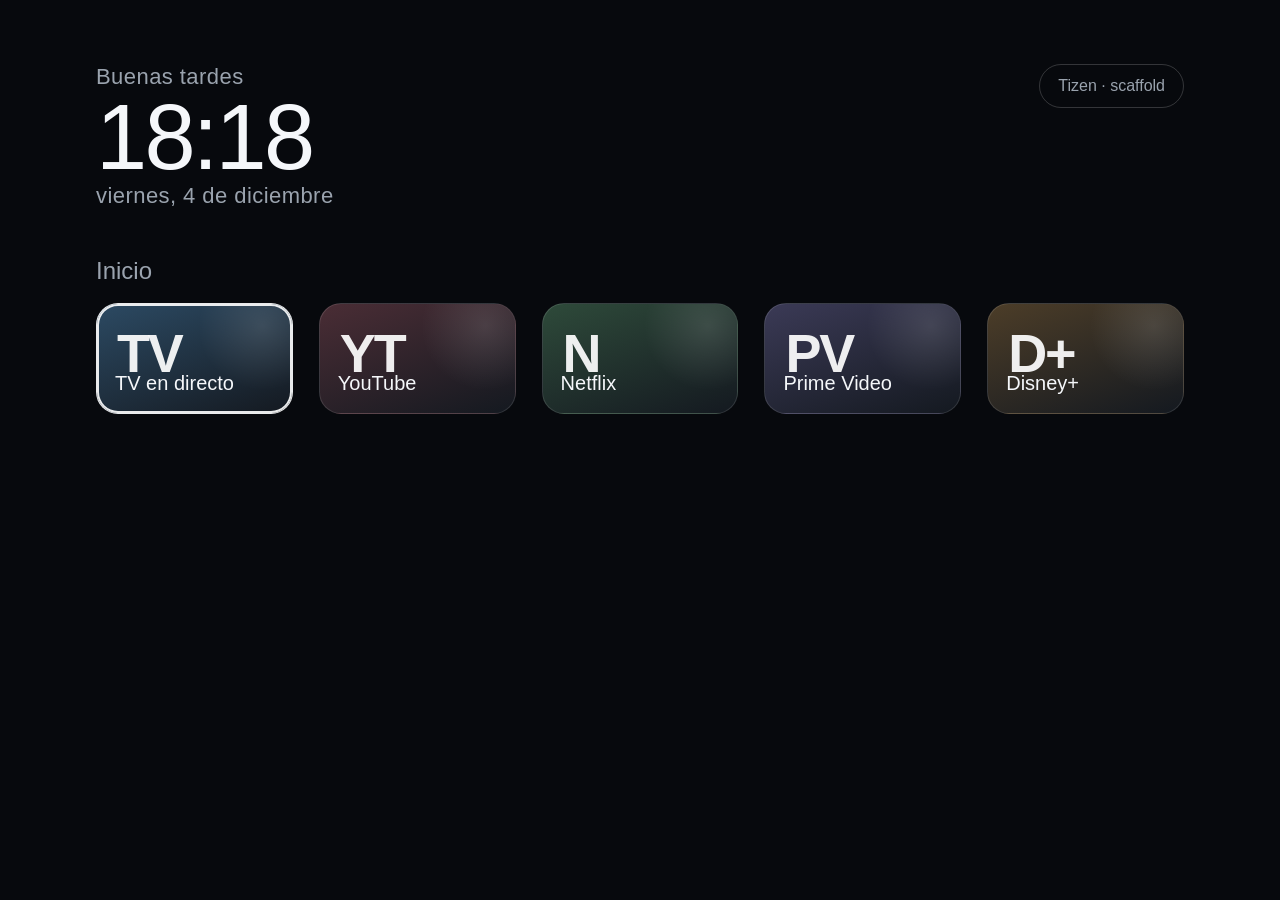
<file: samsung-tizen/app/index.html>
<!DOCTYPE html>
<html lang="es">
<head>
  <meta charset="utf-8">
  <meta name="viewport" content="width=device-width, initial-scale=1">
  <title>TvModUI — Samsung Tizen</title>
  <link rel="stylesheet" href="style.css">
</head>
<body>
  <div id="wallpaper" aria-hidden="true"></div>

  <header id="top">
    <div>
      <p id="greeting">Buenas tardes</p>
      <h1 id="clock">--:--</h1>
      <p id="date"></p>
    </div>
    <div id="badge">Tizen · scaffold</div>
  </header>

  <main>
    <div id="sectionTitle">Inicio</div>
    <div id="grid" role="listbox" aria-label="Apps"></div>
  </main>

  <div id="toast" role="status" aria-live="polite"></div>

  <script src="app.js"></script>
</body>
</html>
</file>
<file: samsung-tizen/app/style.css>
:root {
  --bg: #07090d;
  --panel: #15191f;
  --card: #1c222b;
  --text: #f5f7fa;
  --muted: #9aa3ae;
  --accent: #e8edf4;
}

* { box-sizing: border-box; }

html, body {
  width: 100%;
  height: 100%;
  margin: 0;
  overflow: hidden;
  background: var(--bg);
  color: var(--text);
  font-family: "Outfit", "Segoe UI", Arial, sans-serif;
}

body {
  position: relative;
  padding: 64px 96px 80px;
}

#wallpaper {
  position: fixed;
  top: 0;
  right: 0;
  bottom: 0;
  left: 0;
  z-index: -1;
  background:
    radial-gradient(circle at 20% 0%, rgba(86, 132, 178, .35), transparent 42%),
    radial-gradient(circle at 90% 100%, rgba(179, 119, 83, .25), transparent 46%),
    linear-gradient(160deg, #0a1018, #05070a 70%);
}

#top {
  display: flex;
  align-items: flex-start;
  justify-content: space-between;
  margin-bottom: 48px;
}

#greeting, #date {
  margin: 0;
  color: var(--muted);
  font-size: 22px;
  letter-spacing: .02em;
}

#clock {
  margin: 4px 0 2px;
  font-size: 92px;
  font-weight: 500;
  line-height: .95;
  letter-spacing: -.03em;
}

#badge {
  padding: 12px 18px;
  border: 1px solid rgba(255, 255, 255, .18);
  border-radius: 999px;
  color: var(--muted);
  font-size: 16px;
}

#sectionTitle {
  margin-bottom: 18px;
  font-size: 24px;
  font-weight: 500;
  color: var(--muted);
}

#grid {
  display: grid;
  grid-template-columns: repeat(5, minmax(0, 1fr));
  gap: 26px;
}

.card {
  position: relative;
  display: flex;
  flex-direction: column;
  justify-content: flex-end;
  height: 169px;
  padding: 18px;
  overflow: hidden;
  border: 1px solid rgba(255, 255, 255, .12);
  border-radius: 22px;
  background: linear-gradient(160deg, #252c36, #161b22);
  outline: none;
}

@supports (aspect-ratio: 16 / 9) {
  .card {
    height: auto;
    aspect-ratio: 16 / 9;
  }
}

.card::after {
  content: "";
  position: absolute;
  top: -40%;
  right: -20%;
  width: 70%;
  height: 120%;
  background: radial-gradient(circle, rgba(255, 255, 255, .12), transparent 68%);
}

.card.focused {
  border-color: rgba(255, 255, 255, .9);
  box-shadow: inset 0 0 0 2px rgba(255, 255, 255, .9);
}

.card .initial {
  position: absolute;
  top: 18px;
  left: 20px;
  color: rgba(255, 255, 255, .92);
  font-size: 54px;
  font-weight: 600;
  letter-spacing: -.04em;
}

.card .title {
  position: relative;
  z-index: 1;
  overflow: hidden;
  color: var(--text);
  font-size: 20px;
  font-weight: 500;
  text-overflow: ellipsis;
  white-space: nowrap;
}

#toast {
  position: fixed;
  left: 50%;
  bottom: 34px;
  max-width: 70vw;
  padding: 14px 20px;
  border: 1px solid rgba(255, 255, 255, .18);
  border-radius: 16px;
  background: #10141a;
  color: var(--text);
  font-size: 18px;
  opacity: 0;
  transform: translate(-50%, 12px);
  transition: opacity 120ms linear, transform 120ms linear;
  pointer-events: none;
}

#toast.shown {
  opacity: 1;
  transform: translate(-50%, 0);
}

@media (max-width: 1000px) {
  body { padding: 32px 40px 48px; }
  #clock { font-size: 64px; }
  #grid { grid-template-columns: repeat(3, minmax(0, 1fr)); gap: 18px; }
  .card .initial { font-size: 40px; }
}
</file>
